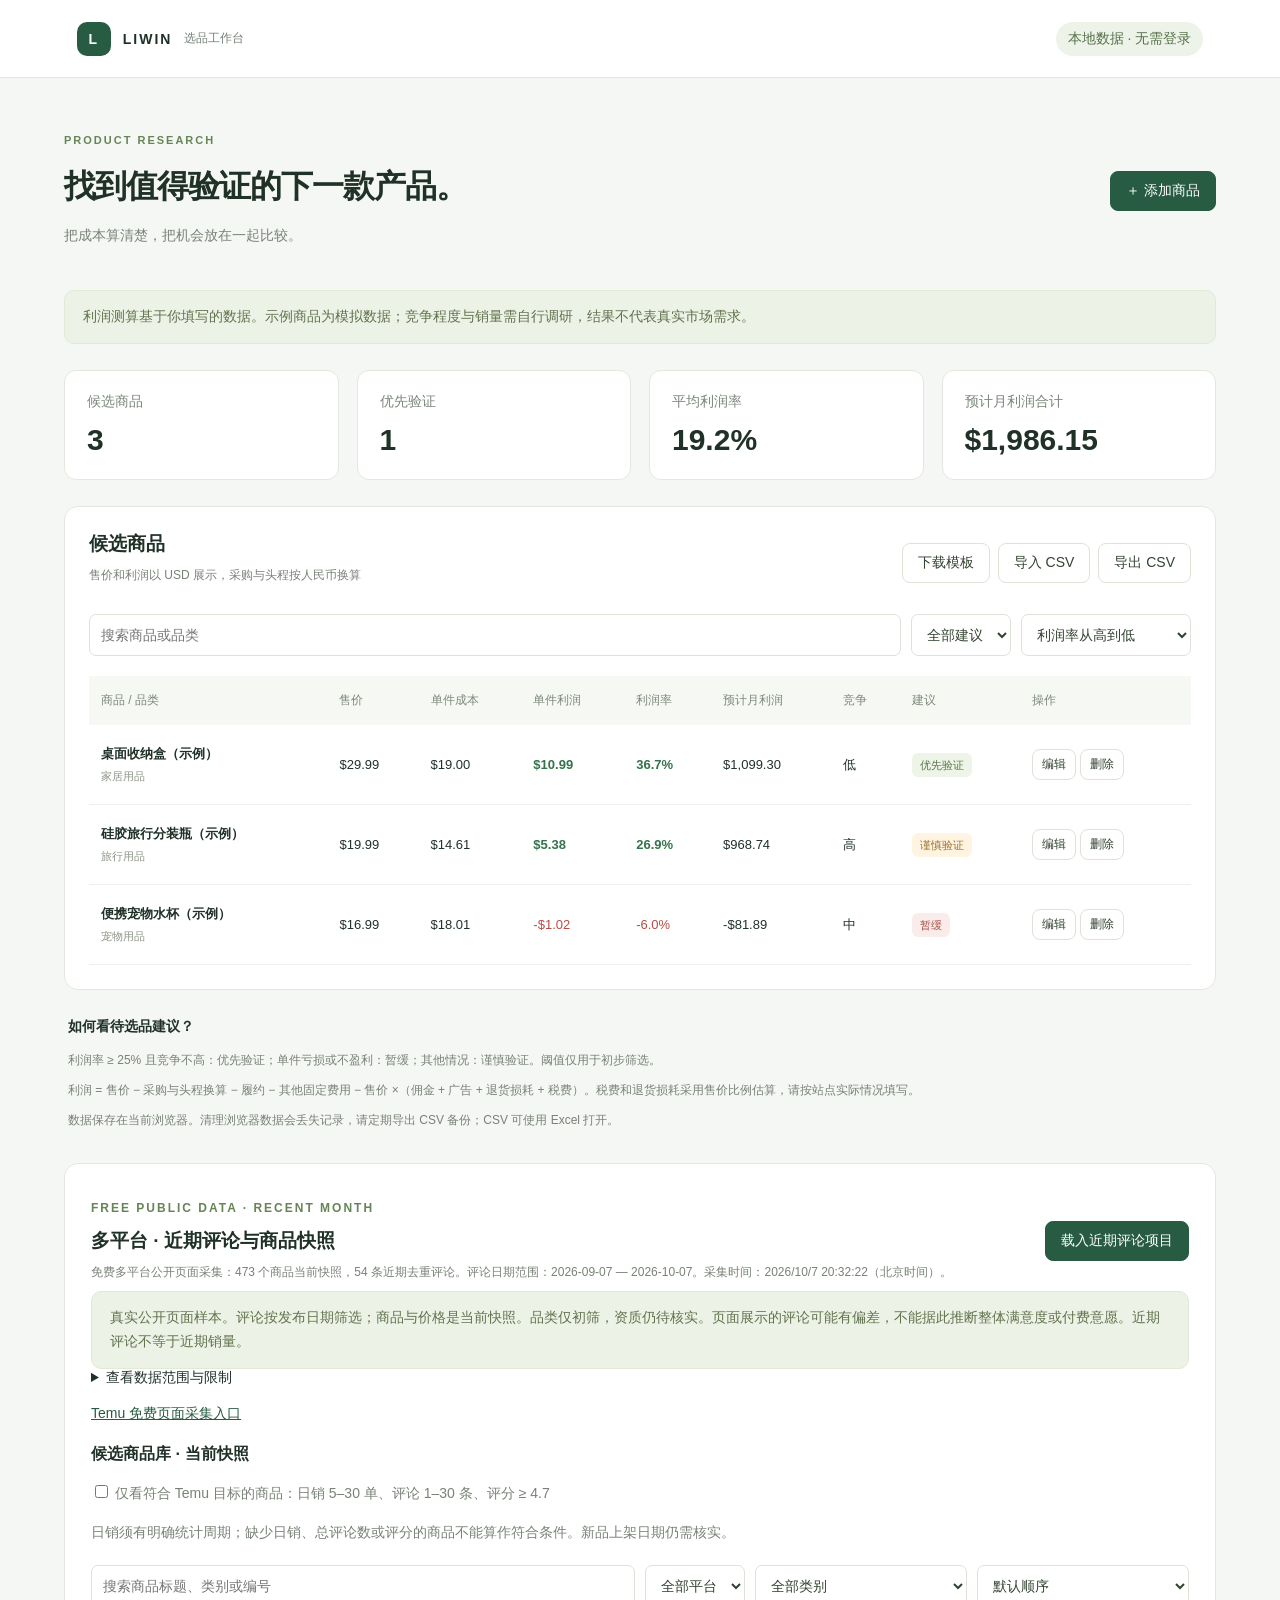
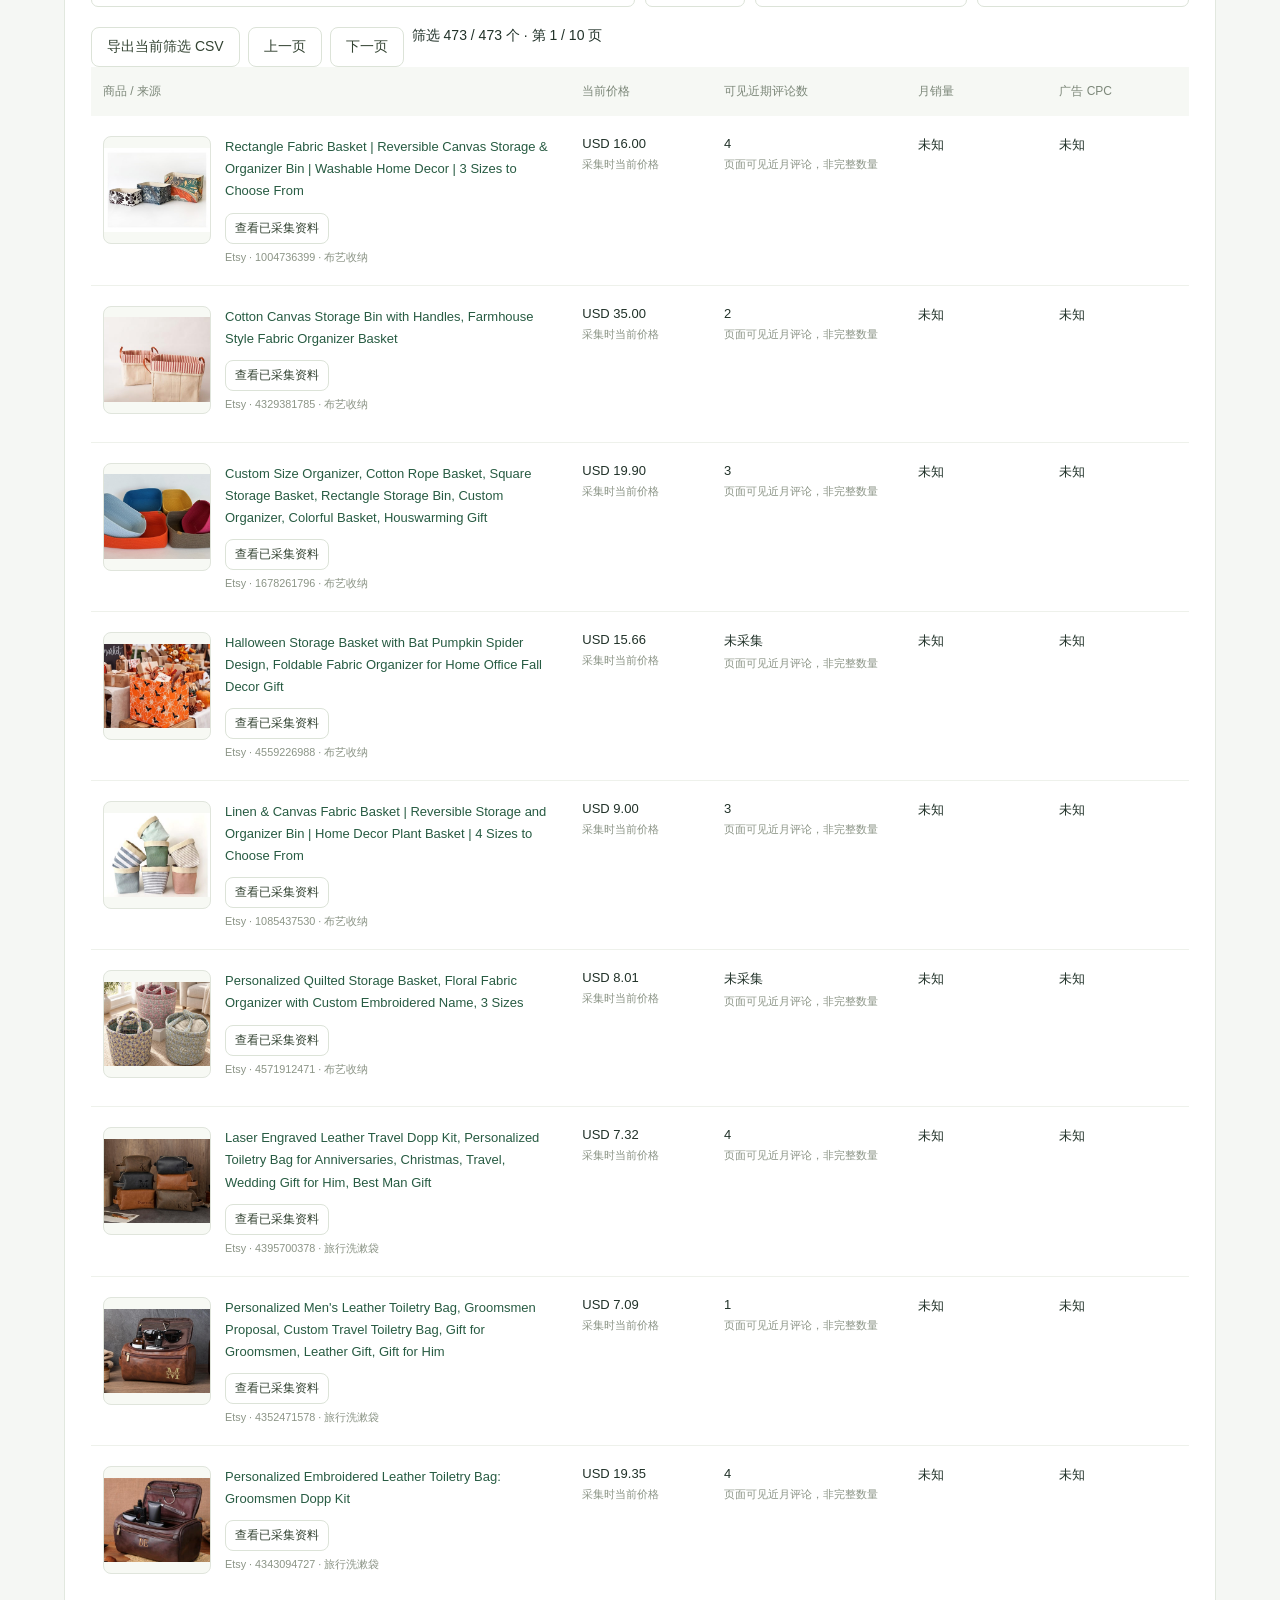
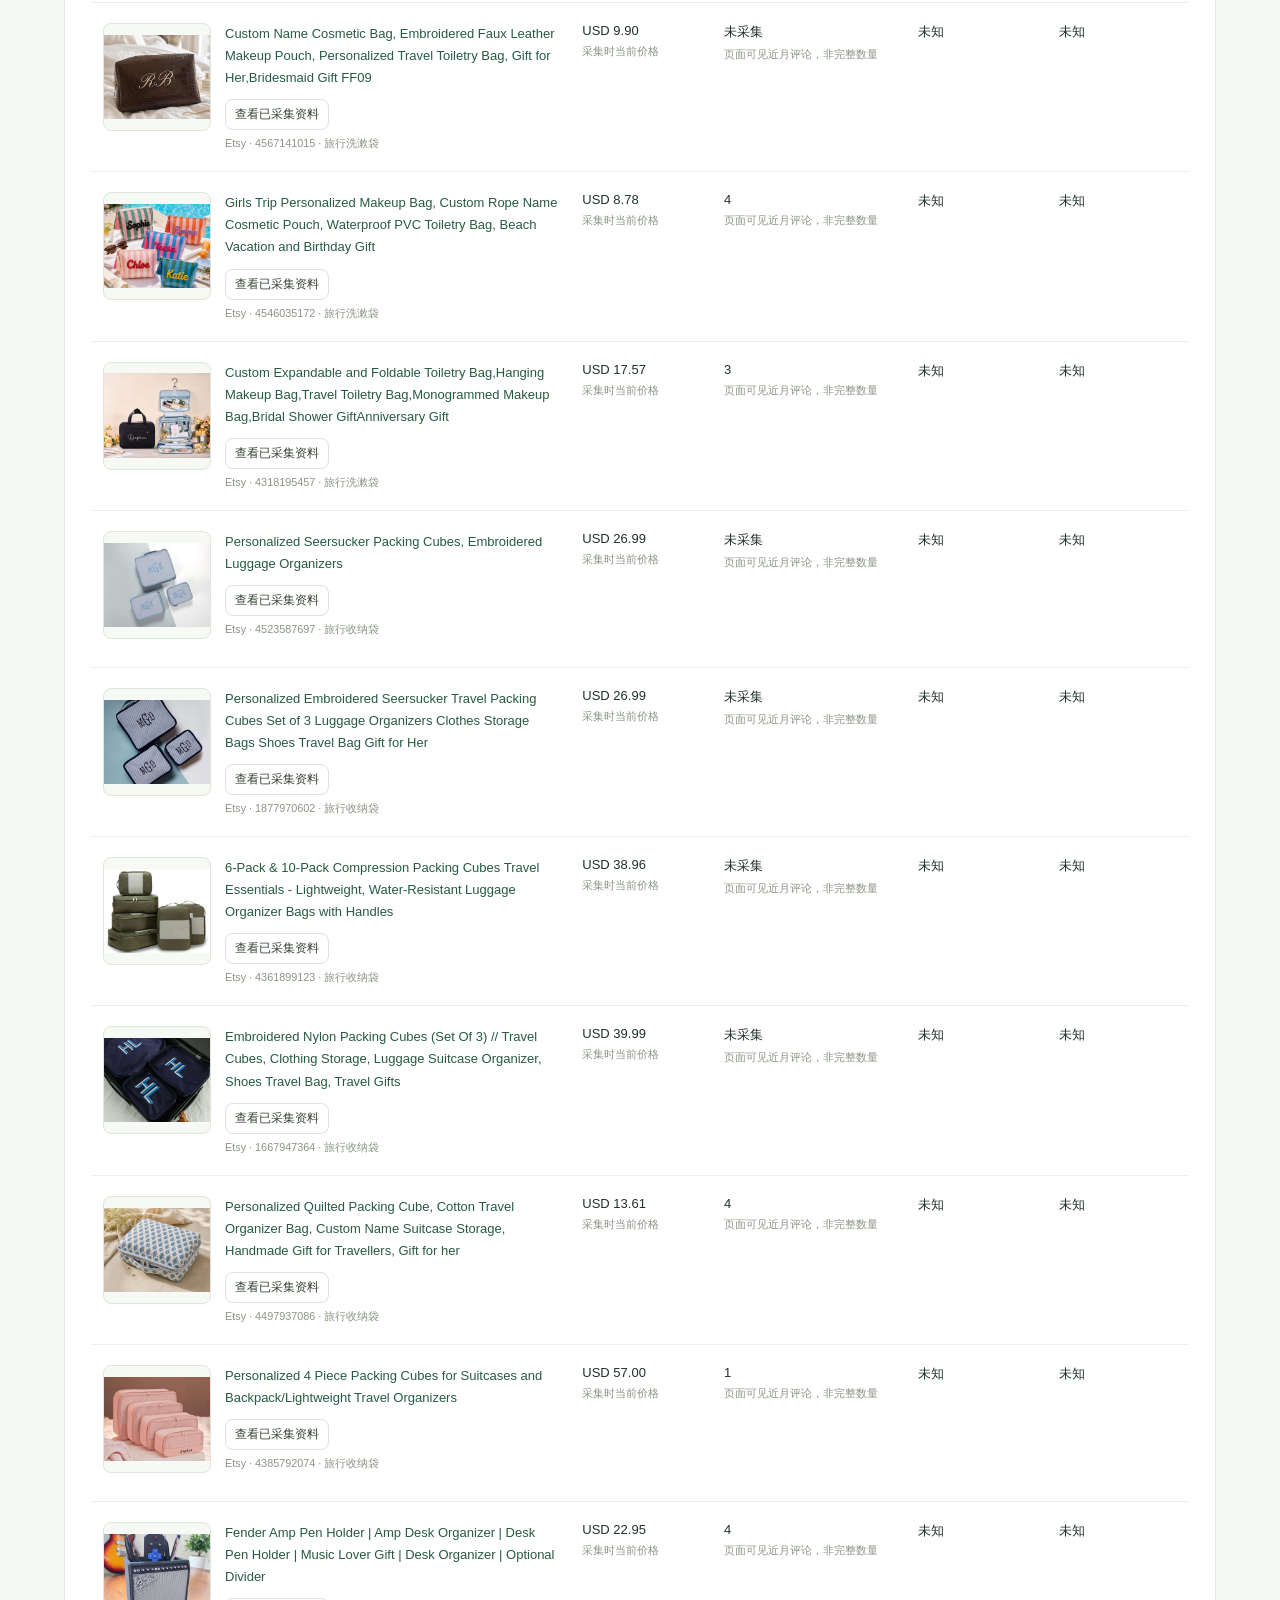
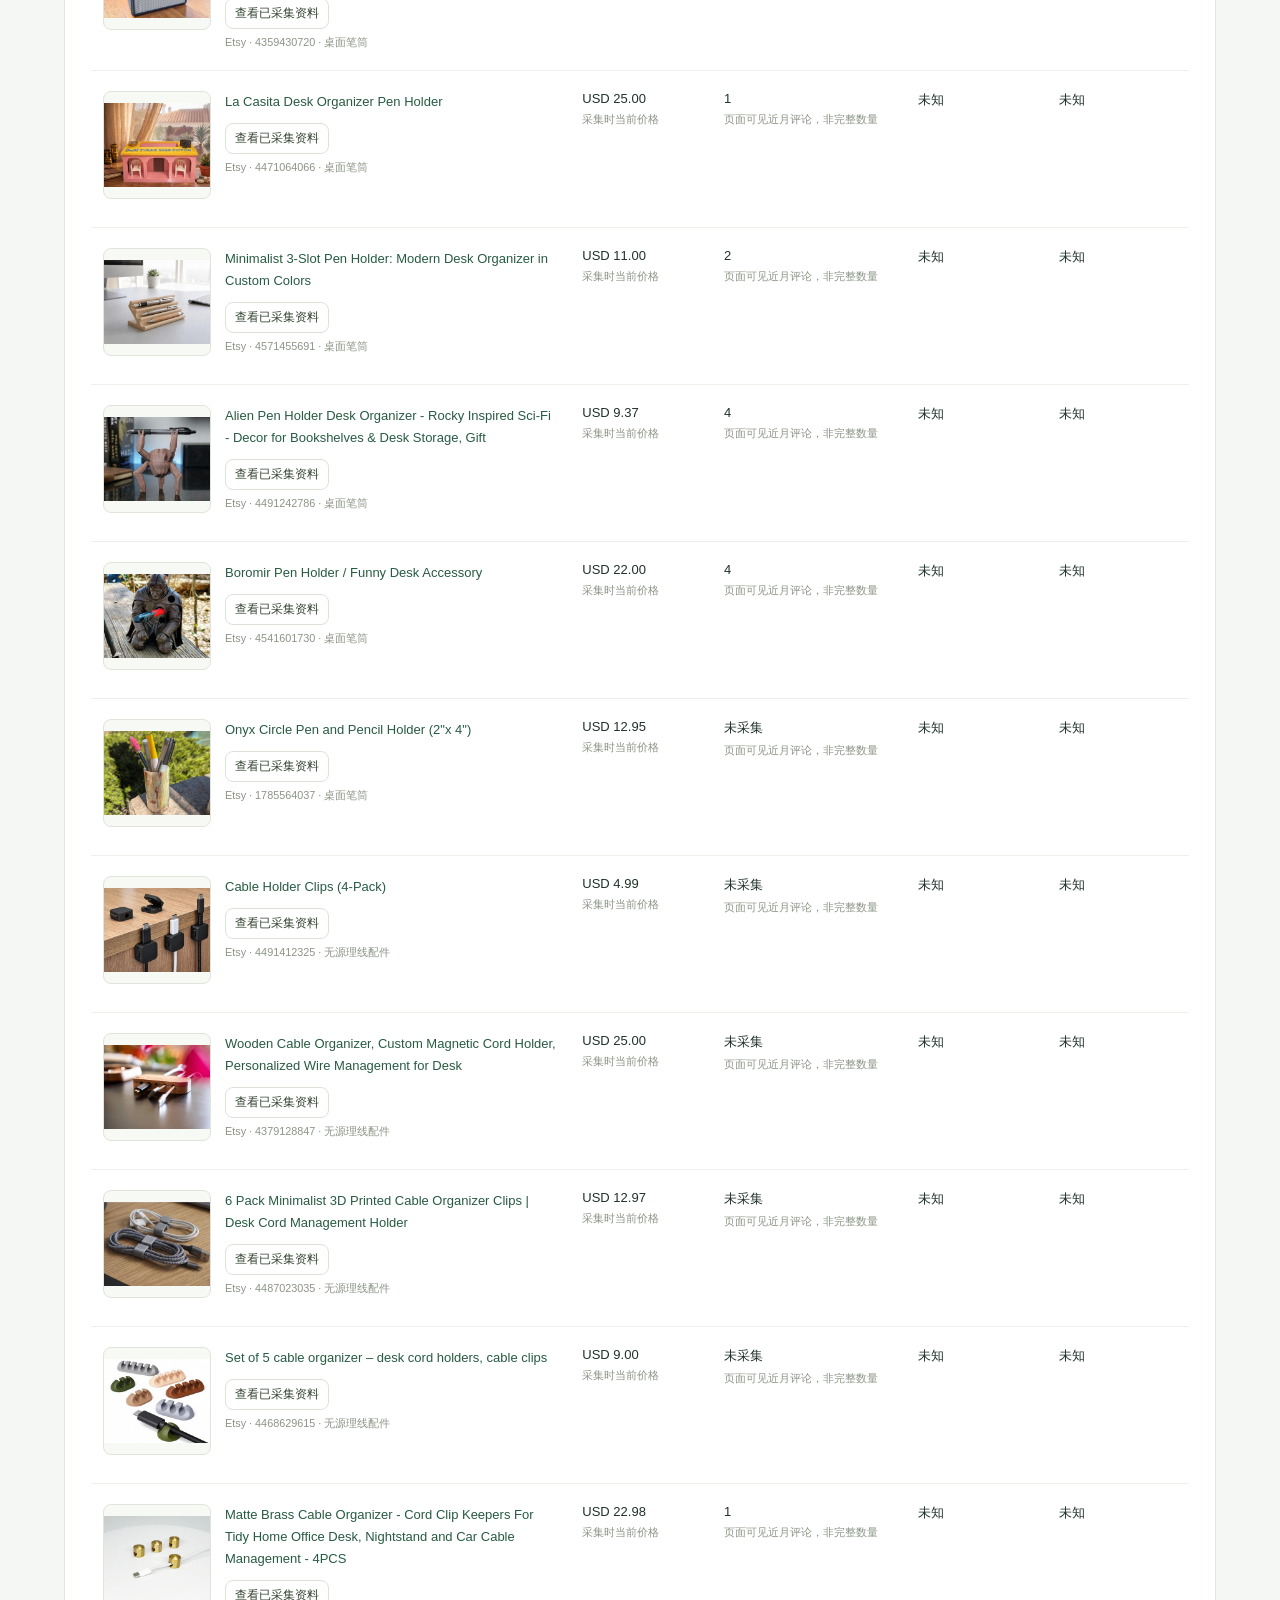
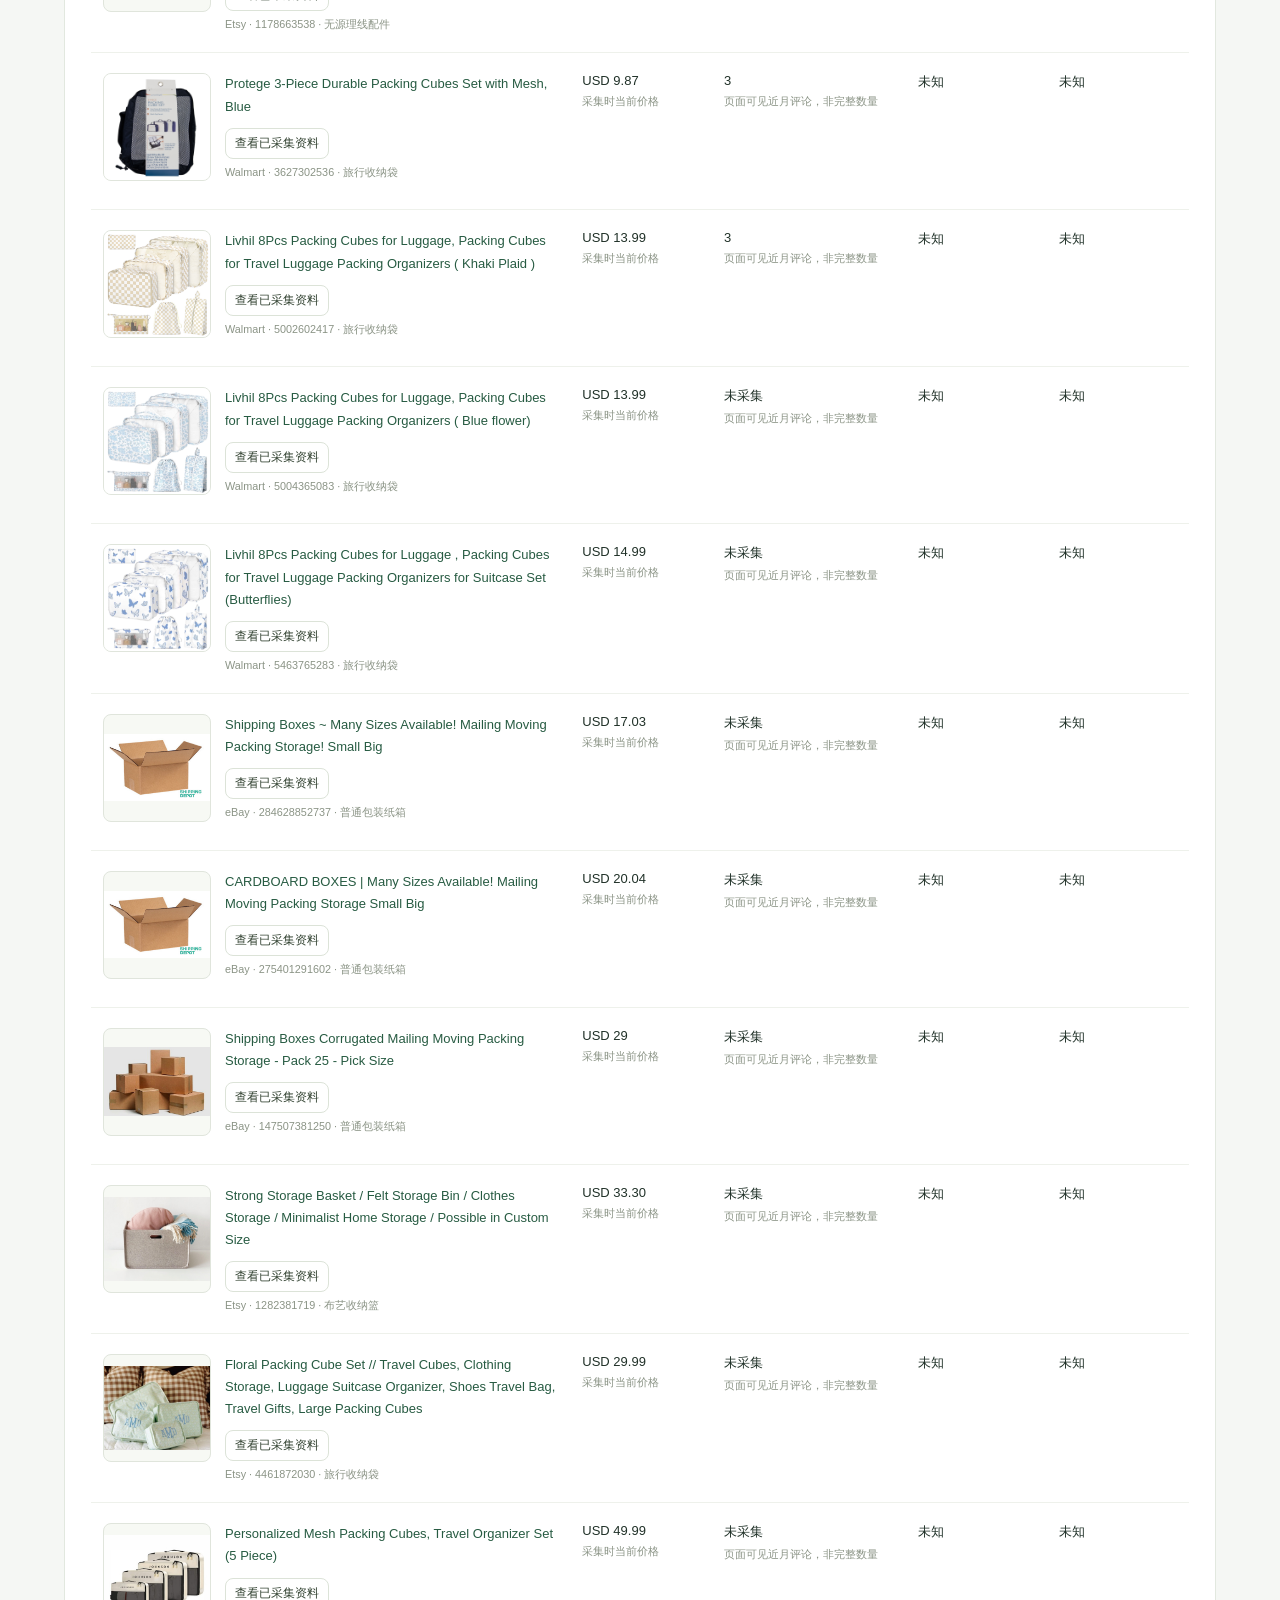
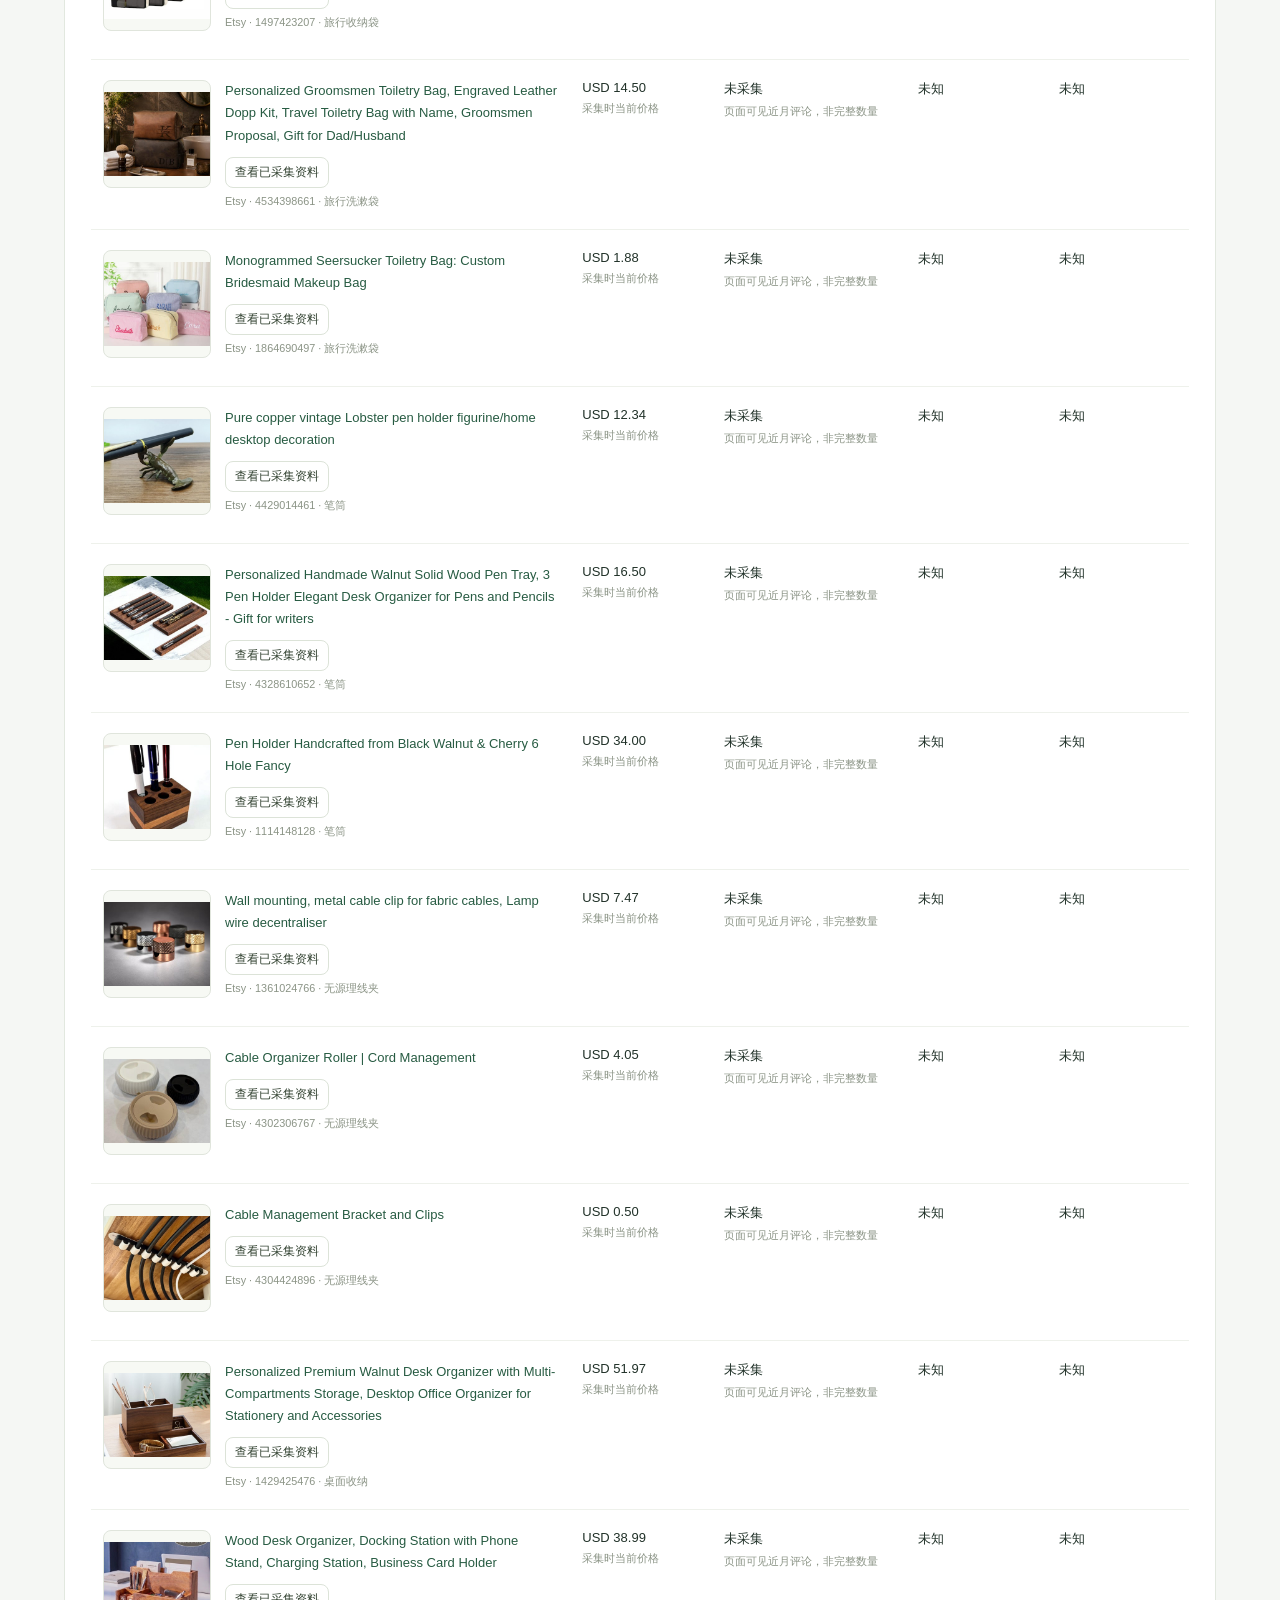
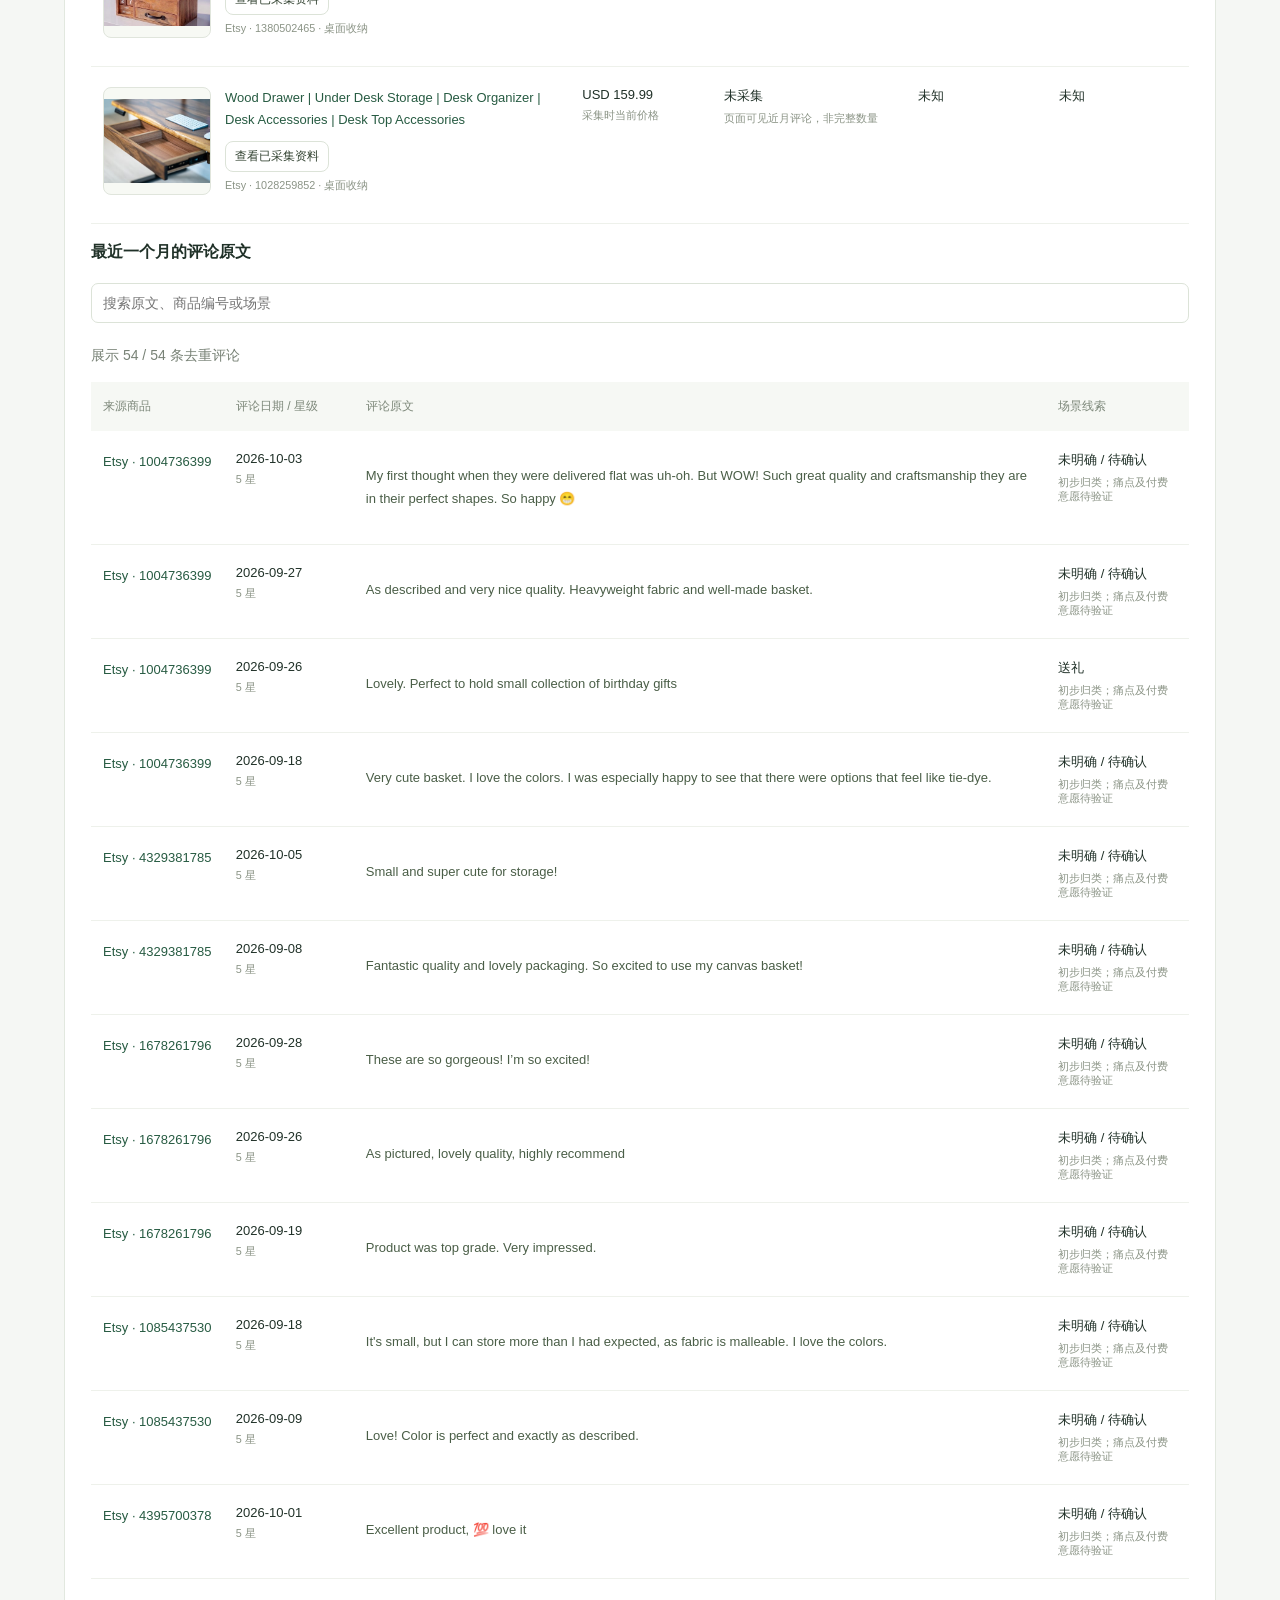
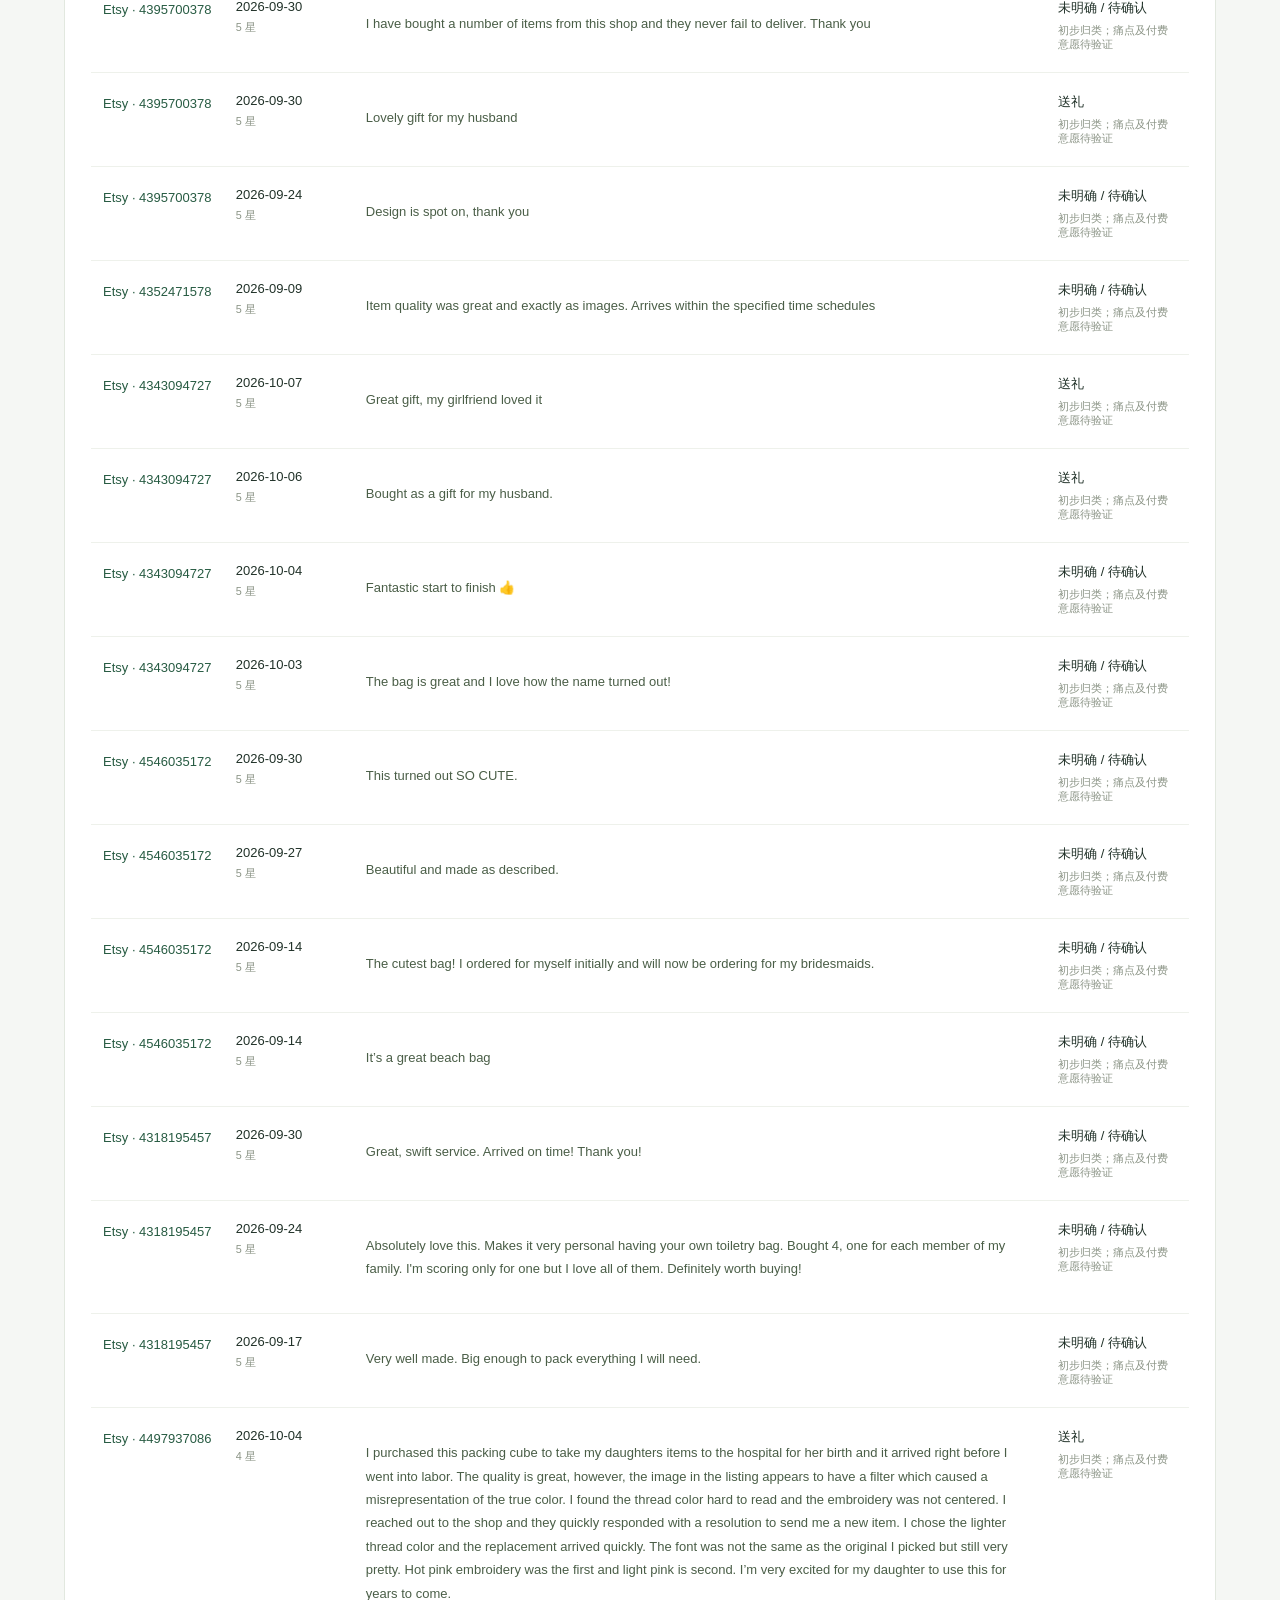
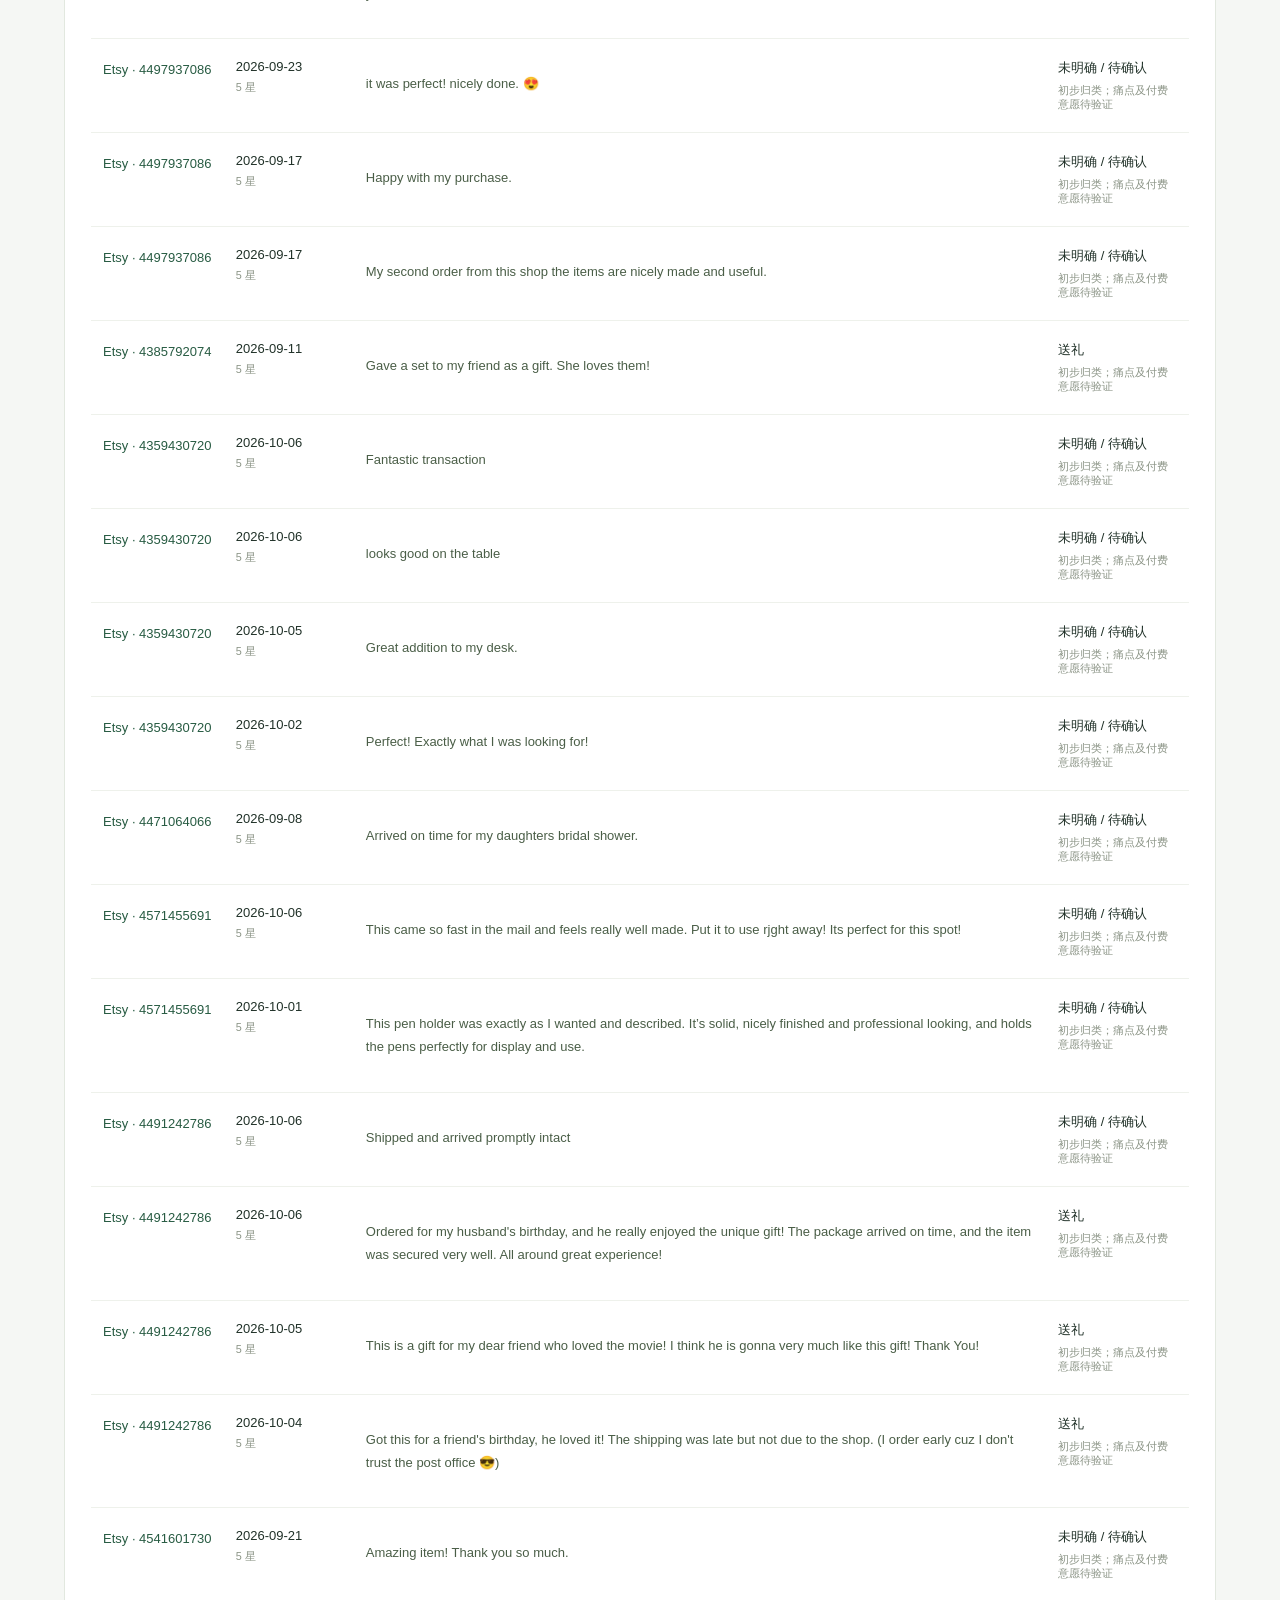
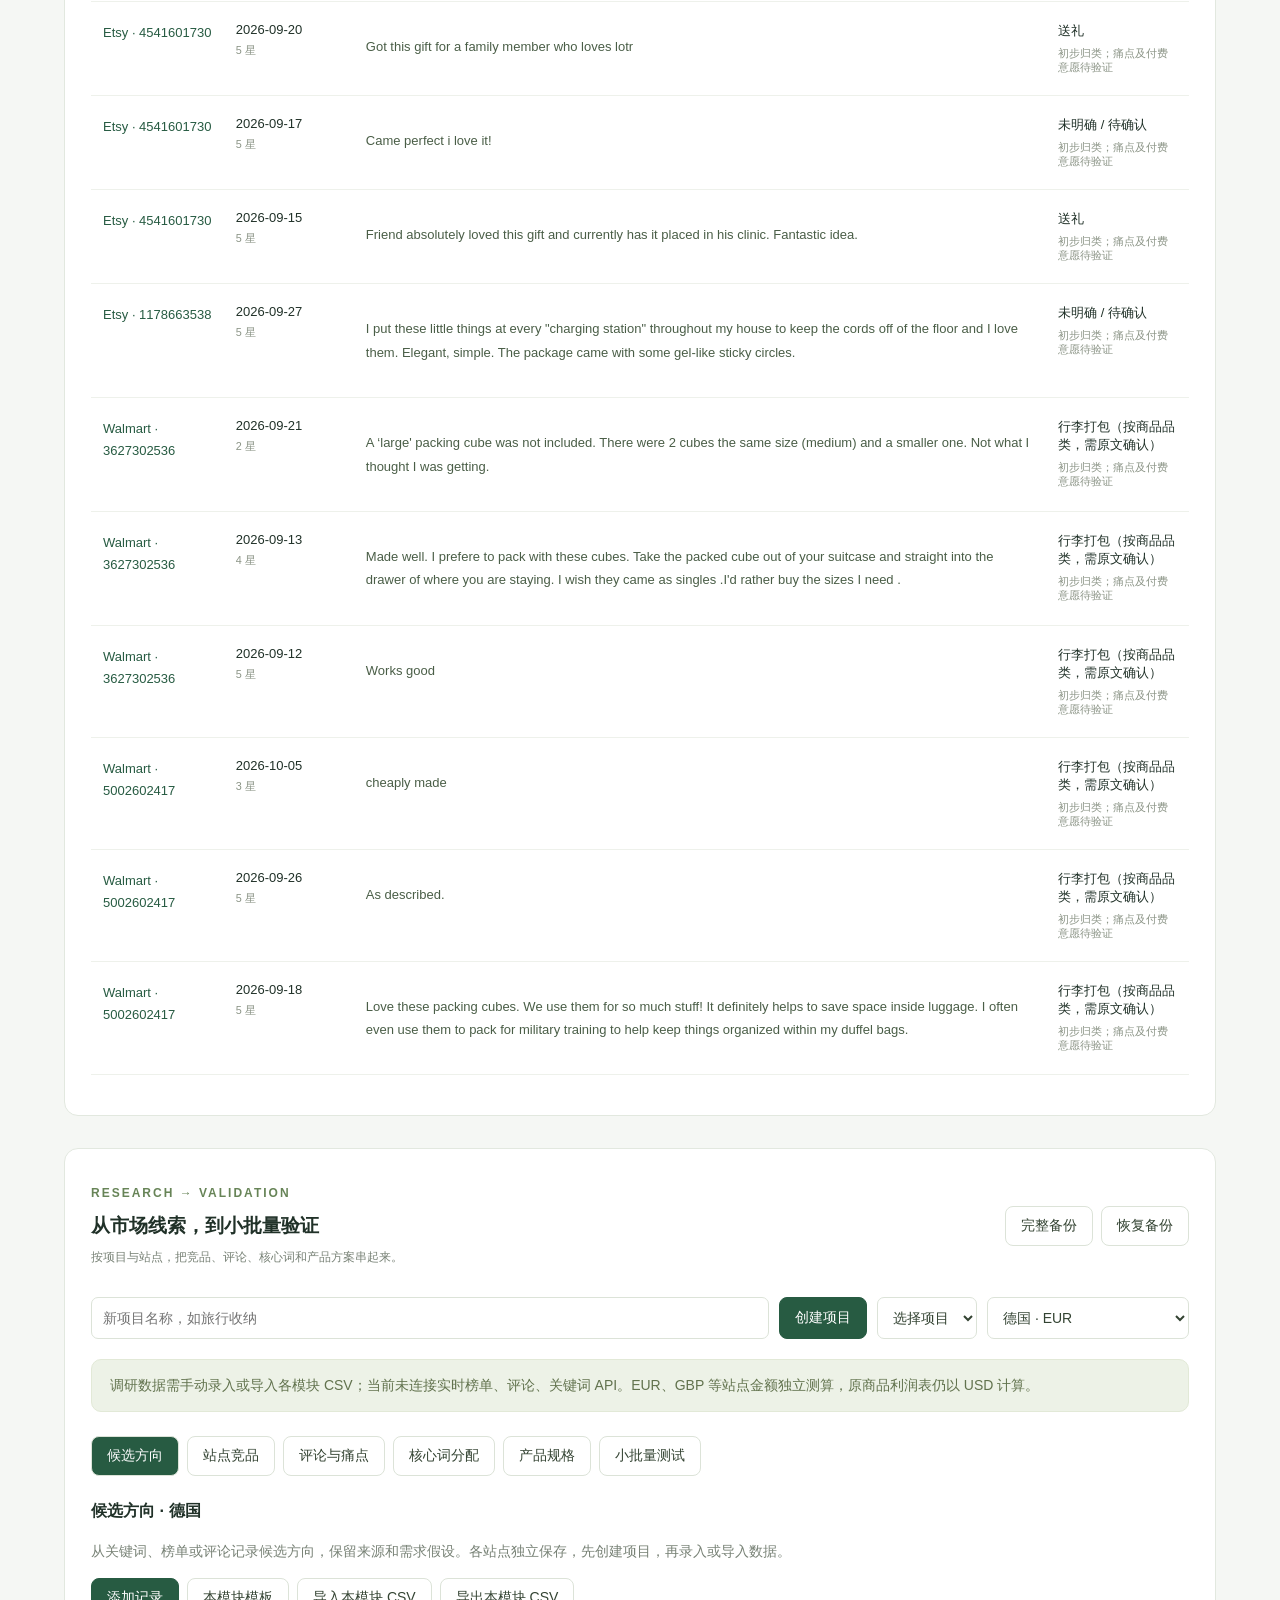
<file: index.html>
<!doctype html><html lang="zh-CN"><head><meta charset="UTF-8"><meta name="viewport" content="width=device-width,initial-scale=1"><title>Liwin · 选品工作台</title><link rel="stylesheet" href="./style.css"></head><body>
<header><div class="brand"><span class="logo">L</span> LIWIN <small>选品工作台</small></div><span class="pill">本地数据 · 无需登录</span></header>
<main><section class="hero"><div><p class="eyebrow">PRODUCT RESEARCH</p><h1>找到值得验证的下一款产品。</h1><p>把成本算清楚，把机会放在一起比较。</p></div><button id="add" class="primary">＋ 添加商品</button></section>
<div class="notice">利润测算基于你填写的数据。示例商品为模拟数据；竞争程度与销量需自行调研，结果不代表真实市场需求。</div>
<section id="stats" class="stats" aria-label="选品概览"></section>
<section class="workspace"><div class="toolbar"><div><h2>候选商品</h2><p>售价和利润以 USD 展示，采购与头程按人民币换算</p></div><div class="actions"><button id="template">下载模板</button><button id="import">导入 CSV</button><button id="export">导出 CSV</button><input id="file" type="file" accept=".csv,text/csv" hidden></div></div>
<div class="filters"><input id="search" placeholder="搜索商品或品类" aria-label="搜索商品或品类"><select id="filter" aria-label="筛选建议"><option value="">全部建议</option><option>优先验证</option><option>谨慎验证</option><option>暂缓</option></select><select id="sort" aria-label="排序"><option value="margin">利润率从高到低</option><option value="monthly">预计月利润从高到低</option><option value="profit">单件利润从高到低</option></select></div>
<div class="table-wrap"><table><thead><tr><th>商品 / 品类</th><th>售价</th><th>单件成本</th><th>单件利润</th><th>利润率</th><th>预计月利润</th><th>竞争</th><th>建议</th><th>操作</th></tr></thead><tbody id="rows"></tbody></table></div><p id="empty" hidden>没有匹配的商品，添加商品或调整筛选条件。</p></section>
<section class="method"><h3>如何看待选品建议？</h3><p>利润率 ≥ 25% 且竞争不高：优先验证；单件亏损或不盈利：暂缓；其他情况：谨慎验证。阈值仅用于初步筛选。</p><p>利润 = 售价 − 采购与头程换算 − 履约 − 其他固定费用 − 售价 ×（佣金 + 广告 + 退货损耗 + 税费）。税费和退货损耗采用售价比例估算，请按站点实际情况填写。</p><p>数据保存在当前浏览器。清理浏览器数据会丢失记录，请定期导出 CSV 备份；CSV 可使用 Excel 打开。</p></section>
<section class="research-workspace" id="recent-data"><div class="toolbar"><div><p class="eyebrow">FREE PUBLIC DATA · RECENT MONTH</p><h2>多平台 · 近期评论与商品快照</h2><p id="recent-summary">正在加载采集结果…</p></div><button id="recent-import" class="primary" disabled>载入近期评论项目</button></div><div class="notice">真实公开页面样本。评论按发布日期筛选；商品与价格是当前快照。品类仅初筛，资质仍待核实。页面展示的评论可能有偏差，不能据此推断整体满意度或付费意愿。近期评论不等于近期销量。</div><details><summary>查看数据范围与限制</summary><ul id="recent-limits"></ul></details><p><a href="./temu-collector.html">Temu 免费页面采集入口</a></p><h3>候选商品库 · 当前快照</h3><p><label><input type="checkbox" id="temu-qualified"> 仅看符合 Temu 目标的商品：日销 5–30 单、评论 1–30 条、评分 ≥ 4.7</label></p><p id="temu-qualified-status" role="status">日销须有明确统计周期；缺少日销、总评论数或评分的商品不能算作符合条件。新品上架日期仍需核实。</p><div class="filters"><input id="candidate-search" aria-label="搜索候选商品" placeholder="搜索商品标题、类别或编号"><select id="candidate-platform" aria-label="候选平台"><option value="">全部平台</option></select><select id="candidate-category" aria-label="候选类别"><option value="">全部类别</option></select><select id="candidate-sort" aria-label="候选排序"><option value="default">默认顺序</option><option value="price">价格从低到高（同币种内）</option></select></div><div class="actions"><button id="candidate-export">导出当前筛选 CSV</button><button id="candidate-prev">上一页</button><button id="candidate-next">下一页</button><span id="candidate-count" role="status"></span></div><div class="table-wrap"><table><thead><tr><th>商品 / 来源</th><th>当前价格</th><th>可见近期评论数</th><th>月销量</th><th>广告 CPC</th></tr></thead><tbody id="recent-products"></tbody></table></div><h3>最近一个月的评论原文</h3><div class="filters"><input id="recent-search" aria-label="搜索近期评论" placeholder="搜索原文、商品编号或场景"></div><p id="recent-review-count"></p><div class="table-wrap"><table><thead><tr><th>来源商品</th><th>评论日期 / 星级</th><th>评论原文</th><th>场景线索</th></tr></thead><tbody id="recent-reviews"></tbody></table></div><p id="recent-status" role="status"></p></section>
<section class="research-workspace" id="research-workspace"><div class="toolbar"><div><p class="eyebrow">RESEARCH → VALIDATION</p><h2>从市场线索，到小批量验证</h2><p>按项目与站点，把竞品、评论、核心词和产品方案串起来。</p></div><div class="actions"><button id="research-backup">完整备份</button><button id="research-restore">恢复备份</button><input id="backup-file" type="file" accept=".json" hidden></div></div>
<div class="project-bar"><input id="project-name" placeholder="新项目名称，如旅行收纳" aria-label="新项目名称"><button id="project-create" class="primary">创建项目</button><select id="research-project" aria-label="选择调研项目"></select><select id="research-site" aria-label="目标站点"></select></div>
<div class="notice">调研数据需手动录入或导入各模块 CSV；当前未连接实时榜单、评论、关键词 API。EUR、GBP 等站点金额独立测算，原商品利润表仍以 USD 计算。</div>
<div id="research-tabs" role="tablist" aria-label="调研步骤"></div><h3 id="research-title"></h3><p id="research-description"></p><div class="actions"><button id="research-add" class="primary">添加记录</button><button id="research-template">本模块模板</button><button id="research-import">导入本模块 CSV</button><button id="research-export">导出本模块 CSV</button><input id="research-file" type="file" accept=".csv" hidden></div><p id="research-status" role="status" aria-live="polite"></p><div id="research-insights"></div><div id="research-grid"></div></section></main>
<dialog id="candidate-details"><div class="dialog-head"><h2>已采集商品资料</h2><button id="candidate-details-close" type="button" aria-label="关闭商品资料">×</button></div><div id="candidate-details-body"></div></dialog><dialog id="research-editor"><form id="research-form"><div class="dialog-head"><h2 id="research-editor-title"></h2><button type="button" id="research-close" aria-label="关闭调研编辑">×</button></div><div id="research-inputs" class="form-grid"></div><p id="research-error" role="alert"></p><div class="dialog-foot"><button type="button" id="research-cancel">取消</button><button class="primary" type="submit">保存记录</button></div></form></dialog>
<dialog id="editor"><form id="form"><div class="dialog-head"><div><p class="eyebrow">PRODUCT DETAILS</p><h2 id="form-title">添加商品</h2></div><button type="button" id="close" aria-label="关闭">×</button></div><div id="inputs" class="form-grid"></div><div id="preview" class="preview" aria-live="polite"></div><p id="form-error" role="alert"></p><div class="dialog-foot"><button type="button" id="cancel">取消</button><button class="primary" type="submit">保存商品</button></div></form></dialog><div id="message" role="status" hidden></div><script type="module" src="./app.js"></script><script type="module" src="./research.js"></script><script type="module" src="./recent-data.js"></script></body></html>
</file>
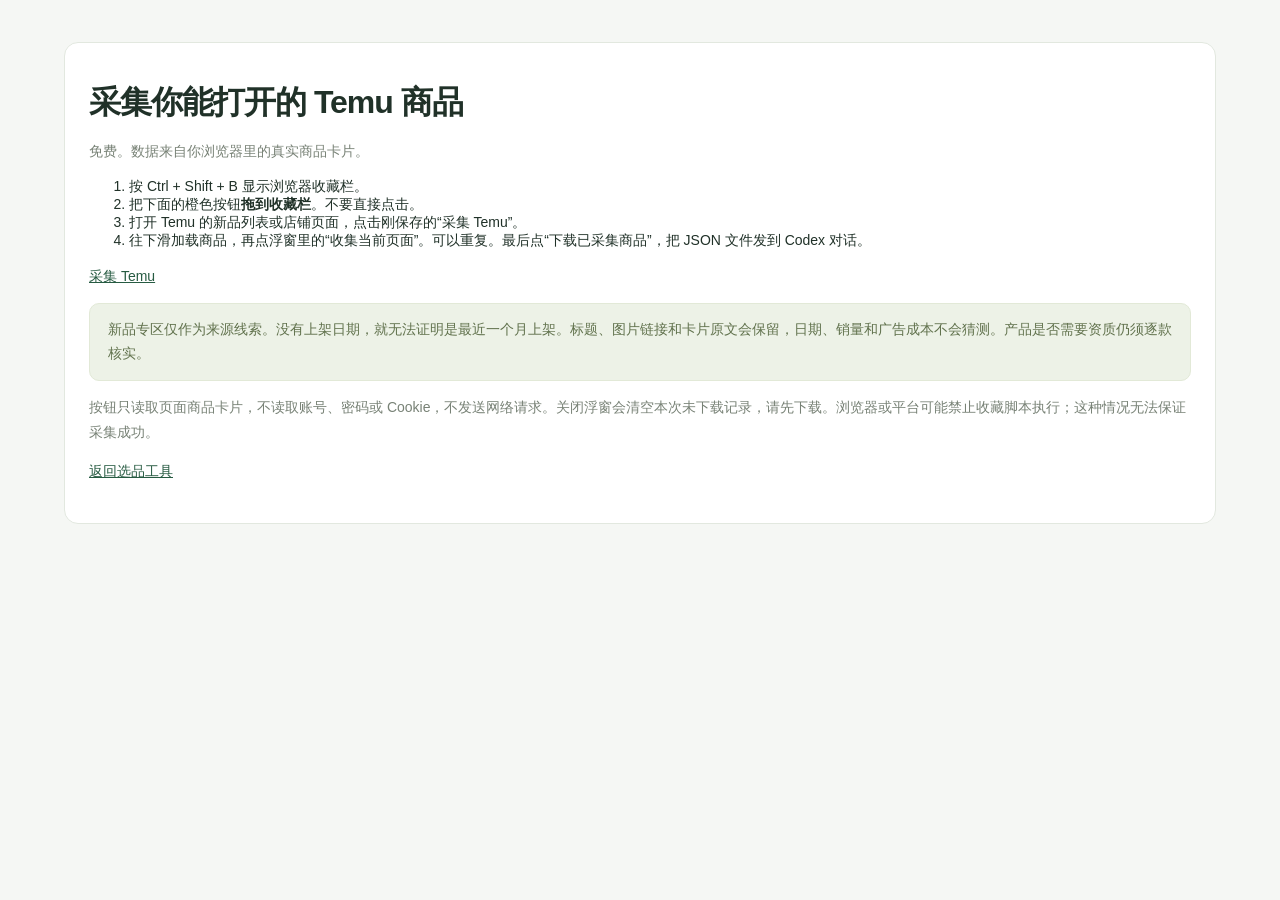
<file: temu-collector.html>
<!doctype html><html lang="zh-CN"><head><meta charset="utf-8"><meta name="viewport" content="width=device-width,initial-scale=1"><title>Temu 免费页面采集 · Liwin</title><link rel="stylesheet" href="./style.css"></head><body><main><section class="workspace"><h1>采集你能打开的 Temu 商品</h1><p>免费。数据来自你浏览器里的真实商品卡片。</p><ol><li>按 Ctrl + Shift + B 显示浏览器收藏栏。</li><li>把下面的橙色按钮<strong>拖到收藏栏</strong>。不要直接点击。</li><li>打开 Temu 的新品列表或店铺页面，点击刚保存的“采集 Temu”。</li><li>往下滑加载商品，再点浮窗里的“收集当前页面”。可以重复。最后点“下载已采集商品”，把 JSON 文件发到 Codex 对话。</li></ol><p><a id="temu-bookmark" class="primary" draggable="true" href="#">采集 Temu</a></p><div class="notice">新品专区仅作为来源线索。没有上架日期，就无法证明是最近一个月上架。标题、图片链接和卡片原文会保留，日期、销量和广告成本不会猜测。产品是否需要资质仍须逐款核实。</div><p>按钮只读取页面商品卡片，不读取账号、密码或 Cookie，不发送网络请求。关闭浮窗会清空本次未下载记录，请先下载。浏览器或平台可能禁止收藏脚本执行；这种情况无法保证采集成功。</p><p><a href="./">返回选品工具</a></p></section></main><script type="module" src="./temu-collector.js"></script></body></html>
</file>
<file: style.css>
:root{font-family:Inter,"PingFang SC","Microsoft YaHei",sans-serif;color:#203128;background:#f5f7f4;font-size:14px}*{box-sizing:border-box}body{margin:0}header{height:78px;background:#fff;border-bottom:1px solid #e2e8df;display:flex;align-items:center;justify-content:space-between;padding:0 6%}.brand{display:flex;gap:12px;align-items:center;font-weight:800;letter-spacing:2px}.brand small{font-weight:400;letter-spacing:0;color:#748176}.logo{background:#275b42;color:white;width:34px;height:34px;border-radius:10px;display:grid;place-items:center}.pill{background:#edf3e9;padding:8px 12px;border-radius:20px;color:#567149}main{max-width:1420px;margin:auto;padding:42px 5%}.hero{display:flex;justify-content:space-between;align-items:center;gap:20px;margin-bottom:28px}.eyebrow{color:#678457;font-size:11px;letter-spacing:2px;font-weight:700}h1{font-size:32px;letter-spacing:-1px;margin:14px 0}p{color:#788276;line-height:1.8}button,input,select{font:inherit}button{border:1px solid #dce3d8;background:#fff;padding:10px 15px;border-radius:8px;cursor:pointer;color:#334332}button:hover{background:#edf3e9}button.primary{background:#275b42;border-color:#275b42;color:white}.notice{background:#edf2e7;color:#61724d;border:1px solid #e2e9d7;padding:14px 18px;border-radius:10px;line-height:1.7}.stats{display:grid;grid-template-columns:repeat(4,1fr);gap:18px;margin:26px 0}.stat{background:white;border:1px solid #e2e8df;border-radius:12px;padding:22px}.stat span{color:#7a8779}.stat strong{font-size:30px;display:block;margin-top:12px;font-weight:600}.workspace{background:#fff;border:1px solid #e2e8df;border-radius:14px;padding:24px}.toolbar{display:flex;justify-content:space-between;align-items:center;gap:20px}h2{font-size:19px;margin:0}.toolbar p{font-size:12px;margin:8px 0}.actions{display:flex;gap:8px}.filters{display:flex;gap:10px;margin:20px 0}.filters input{flex:1}input,select{border:1px solid #dce3d8;background:#fff;padding:11px;border-radius:7px;min-width:0;color:#334332}input:focus,select:focus{outline:2px solid #9ab892;outline-offset:1px}.table-wrap{overflow:auto}table{width:100%;border-collapse:collapse;white-space:nowrap;font-size:13px}th{background:#f6f8f4;text-align:left;padding:16px 12px;color:#7d887a;font-size:12px;font-weight:500}td{padding:20px 12px;border-bottom:1px solid #eef1eb}td:first-child strong{display:block}td small{display:block;color:#8b9486;margin-top:7px}.positive{color:#34734c;font-weight:600}.negative{color:#b74d44}.badge{border-radius:6px;padding:6px 8px;font-size:11px;background:#eef4e7;color:#567549}.badge.wait{background:#fff3e2;color:#997029}.badge.stop{background:#faecea;color:#a9554a}.row-action{font-size:12px;padding:6px 9px;margin-right:4px}.method{margin:28px 4px}.method h3{font-size:14px}.method p{font-size:12px;margin:8px 0}dialog{width:min(680px,95vw);border:0;border-radius:16px;padding:28px;max-height:90vh;box-shadow:0 24px 100px #243b3a33}dialog::backdrop{background:#15322a66}.dialog-head,.dialog-foot{display:flex;justify-content:space-between;align-items:center}.dialog-head button{font-size:24px;padding:0 10px}.form-grid{display:grid;grid-template-columns:1fr 1fr;gap:16px;margin:24px 0}.form-grid label{display:flex;flex-direction:column;gap:8px;font-size:12px;color:#6b7869}.preview{padding:16px;background:#eef4e8;border-radius:8px;line-height:1.8}.dialog-foot{justify-content:flex-end;gap:10px;margin-top:20px}#form-error{color:#b74d44}#message{position:fixed;bottom:25px;left:50%;transform:translateX(-50%);background:#233d2c;color:#fff;padding:14px 22px;border-radius:10px;max-width:90vw;z-index:10}@media(max-width:800px){header{padding:0 5%}.brand small{display:none}h1{font-size:24px}.hero{align-items:flex-start;flex-direction:column}.stats{grid-template-columns:1fr 1fr}.toolbar{align-items:flex-start;flex-direction:column}.filters{flex-wrap:wrap}.filters input{flex-basis:100%}.workspace{padding:14px}.actions{flex-wrap:wrap}main{padding-top:24px}.form-grid{gap:12px}}

.research-workspace{background:white;border:1px solid #e2e8df;border-radius:14px;padding:26px;margin-top:32px}.project-bar{display:flex;gap:10px;flex-wrap:wrap;margin:20px 0}.project-bar input{flex:1}#research-tabs{display:flex;gap:8px;flex-wrap:wrap;margin:24px 0}#research-tabs .active{background:#275b42;color:white}#research-description{max-width:950px}#research-status{color:#47774c;min-height:25px}#research-grid{margin-top:20px}#research-grid td{white-space:normal;min-width:130px;max-width:300px;overflow-wrap:anywhere;vertical-align:top}.research-form{display:grid;grid-template-columns:repeat(3,1fr);gap:14px;margin:20px 0}.research-form label{display:flex;flex-direction:column;gap:8px;color:#66725f;font-size:12px}.research-form button{align-self:end}.insight{border:1px solid #e2e8df;background:#fafbf8;border-radius:12px;padding:20px;margin:18px 0}.insight h3{margin-top:0}.insight td{white-space:normal;min-width:100px;vertical-align:top}.insight details{margin:8px 0;max-width:330px}.insight li{margin:8px 0}.insight .stats{margin:16px 0}.insight .stat strong{font-size:23px}.form-grid textarea{font:inherit;border:1px solid #dce3d8;padding:10px;border-radius:7px;resize:vertical}#research-error{color:#b74d44}.empty-state{padding:24px;text-align:center}@media(max-width:800px){.research-workspace{padding:14px}.research-form{grid-template-columns:1fr 1fr}.project-bar input{flex-basis:100%}.insight{padding:12px}}

.real-table td{white-space:normal;vertical-align:top;min-width:140px}.real-table td:nth-child(3){min-width:300px;max-width:650px}.real-table td p{color:#52634f}.real-table a{display:block;font-size:12px;margin-top:10px}.real-table th{position:sticky;top:0}#real-data .table-wrap{max-height:650px;overflow:auto}a{color:#275b42}

#recent-data td{white-space:normal;vertical-align:top;min-width:130px}#recent-data td:first-child{max-width:440px}#recent-data td p{color:#4a5e47}#recent-reviews td:nth-child(3){min-width:280px}#recent-data a{color:#275b42}

.candidate-title{display:block;text-align:left;background:transparent;border:0;padding:0;margin-bottom:10px;color:#275b42;white-space:normal;line-height:1.7}.candidate-title:hover{text-decoration:underline;background:transparent}#candidate-details{width:min(850px,95vw)}.candidate-facts{display:grid;grid-template-columns:150px 1fr;gap:12px;margin:24px 0}.candidate-facts dt{color:#7b8574}.candidate-facts dd{margin:0;overflow-wrap:anywhere}.saved-description{white-space:pre-wrap;overflow-wrap:anywhere}@media(max-width:600px){.candidate-facts{grid-template-columns:100px 1fr}}

.candidate-image-button{float:left;padding:0;margin:0 14px 8px 0;border:1px solid #e0e5dc;overflow:hidden;width:108px;min-height:108px;background:#f7f9f4}.candidate-thumbnail{display:block;width:106px;height:106px;object-fit:contain}.candidate-no-image{float:left;width:106px;height:106px;display:grid;place-items:center;background:#f1f3ed;color:#788274;font-size:12px;margin:0 14px 8px 0}.candidate-detail-image{display:block;width:min(380px,100%);max-height:380px;object-fit:contain;margin:16px auto;background:#f7f9f4}.image-unavailable{font-size:12px;color:#7b8576;padding:12px}.candidate-image-button:hover{border-color:#729569}
</file>
